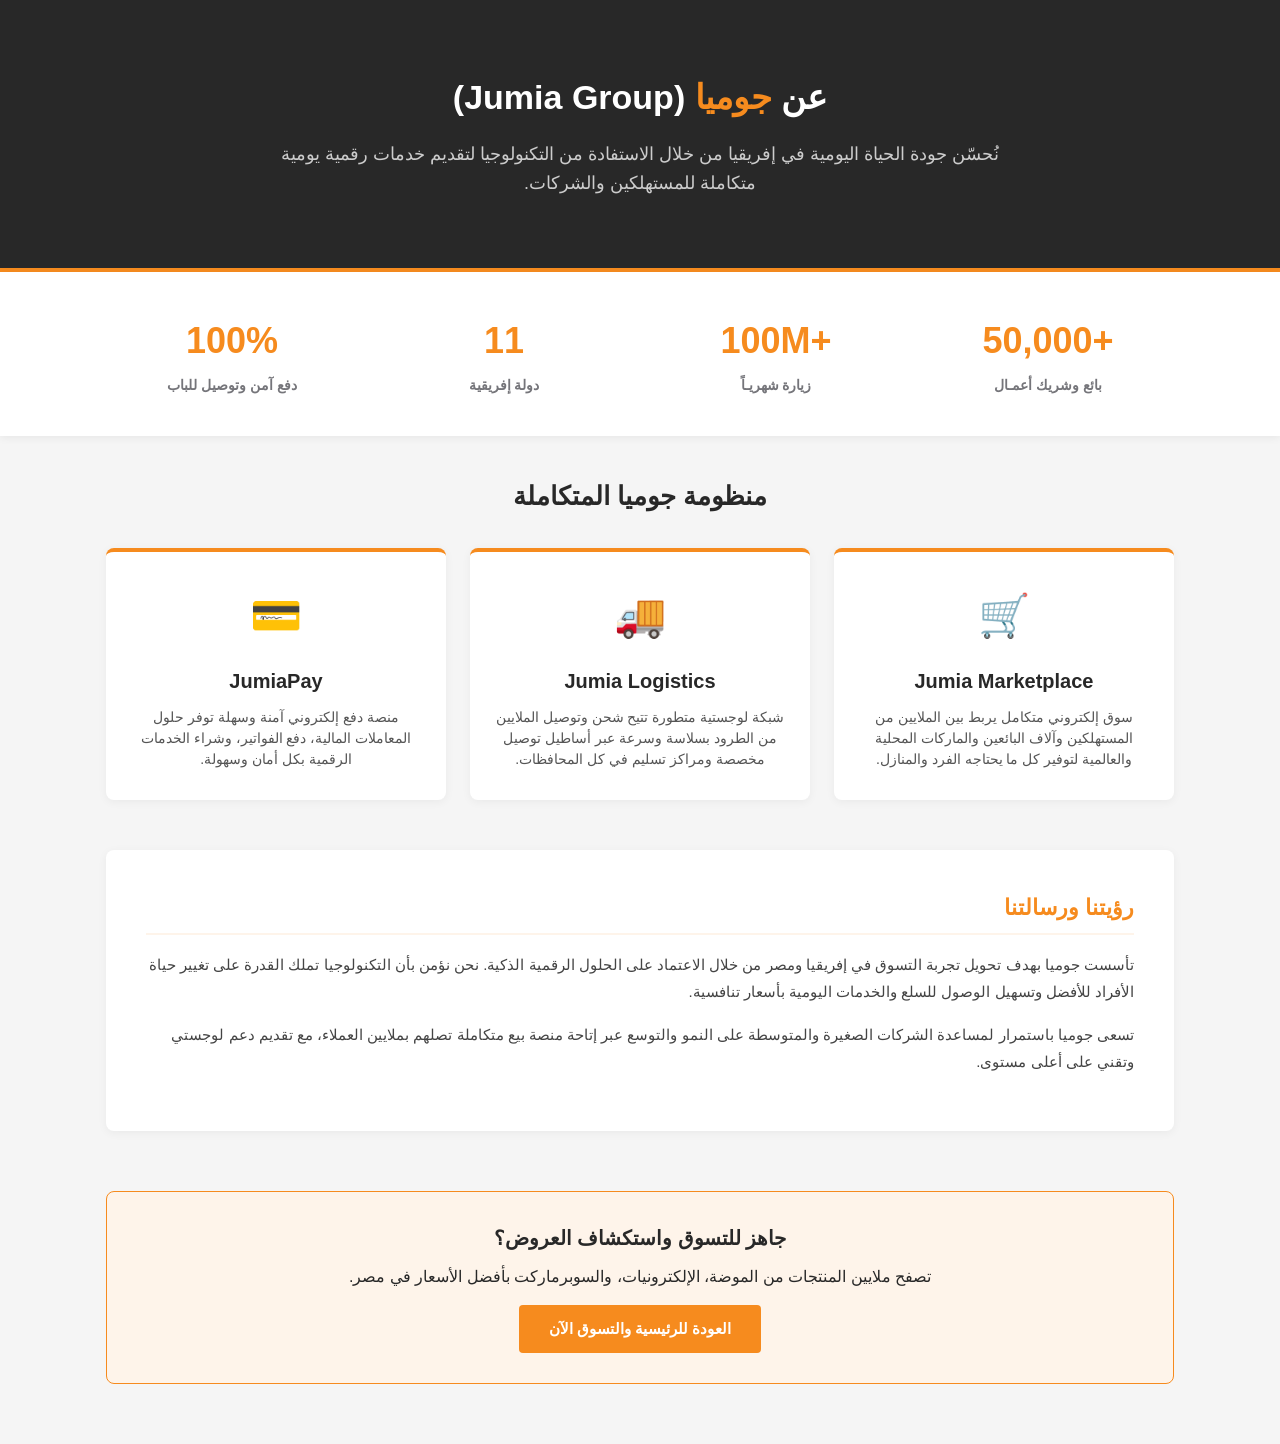
<file: about.html>
<!DOCTYPE html>
<html lang="ar" dir="rtl">
<head>
    <meta charset="UTF-8">
    <meta name="viewport" content="width=device-width, initial-scale=1.0">
    <title>عن جوميا - Jumia Group</title>
    <style>
        * {
            box-sizing: border-box;
            margin: 0;
            padding: 0;
            font-family: Arial, Roboto, sans-serif;
        }

        body {
            background-color: #f5f5f5;
            color: #282828;
            line-height: 1.6;
        }

        a {
            text-decoration: none;
            color: inherit;
        }

        .container {
            max-width: 1100px;
            margin: 0 auto;
            padding: 0 16px;
        }

        /* Top Banner Header */
        .corporate-hero {
            background: #282828;
            color: #ffffff;
            padding: 70px 20px;
            text-align: center;
            border-bottom: 4px solid #f68b1e;
        }

        .corporate-hero h1 {
            font-size: 34px;
            font-weight: 700;
            margin-bottom: 16px;
        }

        .corporate-hero h1 span {
            color: #f68b1e;
        }

        .corporate-hero p {
            font-size: 18px;
            max-width: 750px;
            margin: 0 auto;
            color: #cccccc;
        }

        /* Stats Bar / الأرقام والإحصائيات */
        .stats-section {
            background-color: #ffffff;
            padding: 40px 0;
            box-shadow: 0 2px 8px rgba(0,0,0,0.06);
            margin-bottom: 40px;
        }

        .stats-grid {
            display: grid;
            grid-template-columns: repeat(auto-fit, minmax(200px, 1fr));
            gap: 20px;
            text-align: center;
        }

        .stat-item h2 {
            font-size: 36px;
            color: #f68b1e;
            font-weight: bold;
            margin-bottom: 4px;
        }

        .stat-item p {
            font-size: 14px;
            color: #75757a;
            font-weight: 600;
        }

        /* Ecosystem Section / منظومة جوميا */
        .section-title {
            text-align: center;
            font-size: 26px;
            font-weight: bold;
            color: #282828;
            margin-bottom: 30px;
        }

        .ecosystem-grid {
            display: grid;
            grid-template-columns: repeat(auto-fit, minmax(300px, 1fr));
            gap: 24px;
            margin-bottom: 50px;
        }

        .ecosystem-card {
            background: #ffffff;
            border-radius: 8px;
            padding: 30px 20px;
            text-align: center;
            border-top: 4px solid #f68b1e;
            box-shadow: 0 2px 10px rgba(0,0,0,0.05);
        }

        .ecosystem-card .card-icon {
            font-size: 42px;
            margin-bottom: 16px;
        }

        .ecosystem-card h3 {
            font-size: 20px;
            color: #282828;
            margin-bottom: 10px;
        }

        .ecosystem-card p {
            font-size: 14px;
            color: #555555;
            line-height: 1.5;
        }

        /* Mission & Story Box */
        .story-box {
            background: #ffffff;
            border-radius: 8px;
            padding: 40px;
            box-shadow: 0 2px 10px rgba(0,0,0,0.05);
            margin-bottom: 60px;
        }

        .story-box h2 {
            font-size: 22px;
            color: #f68b1e;
            margin-bottom: 16px;
            border-bottom: 2px solid #fef4ea;
            padding-bottom: 8px;
        }

        .story-box p {
            font-size: 15px;
            color: #444444;
            margin-bottom: 16px;
            line-height: 1.8;
        }

        /* Call to Action */
        .corporate-cta {
            background-color: #fef4ea;
            border: 1px solid #f68b1e;
            border-radius: 8px;
            padding: 30px;
            text-align: center;
            margin-bottom: 60px;
        }

        .corporate-cta h3 {
            font-size: 20px;
            color: #282828;
            margin-bottom: 10px;
        }

        .btn-jumia {
            display: inline-block;
            background-color: #f68b1e;
            color: #ffffff;
            padding: 12px 30px;
            border-radius: 4px;
            font-weight: bold;
            font-size: 15px;
            margin-top: 15px;
            transition: background 0.2s;
        }

        .btn-jumia:hover {
            background-color: #e07e1b;
        }
    </style>
</head>
<body>

    <!-- Hero Section / الهيدر التعريفي الرئيسي -->
    <section class="corporate-hero">
        <div class="container">
            <h1>عن <span>جوميا</span> (Jumia Group)</h1>
            <p>نُحسّن جودة الحياة اليومية في إفريقيا من خلال الاستفادة من التكنولوجيا لتقديم خدمات رقمية يومية متكاملة للمستهلكين والشركات.</p>
        </div>
    </section>

    <!-- Key Statistics / إحصائيات جوميا -->
    <section class="stats-section">
        <div class="container">
            <div class="stats-grid">
                <div class="stat-item">
                    <h2>+50,000</h2>
                    <p>بائع وشريك أعمـال</p>
                </div>
                <div class="stat-item">
                    <h2>+100M</h2>
                    <p>زيارة شهريـاً</p>
                </div>
                <div class="stat-item">
                    <h2>11</h2>
                    <p>دولة إفريقية</p>
                </div>
                <div class="stat-item">
                    <h2>100%</h2>
                    <p>دفع آمن وتوصيل للباب</p>
                </div>
            </div>
        </div>
    </section>

    <!-- Main Content Container -->
    <main class="container">

        <!-- Ecosystem Section / منظومة جوميا -->
        <h2 class="section-title">منظومة جوميا المتكاملة</h2>
        <div class="ecosystem-grid">
            
            <div class="ecosystem-card">
                <div class="card-icon">🛒</div>
                <h3>Jumia Marketplace</h3>
                <p>سوق إلكتروني متكامل يربط بين الملايين من المستهلكين وآلاف البائعين والماركات المحلية والعالمية لتوفير كل ما يحتاجه الفرد والمنازل.</p>
            </div>

            <div class="ecosystem-card">
                <div class="card-icon">🚚</div>
                <h3>Jumia Logistics</h3>
                <p>شبكة لوجستية متطورة تتيح شحن وتوصيل الملايين من الطرود بسلاسة وسرعة عبر أساطيل توصيل مخصصة ومراكز تسليم في كل المحافظات.</p>
            </div>

            <div class="ecosystem-card">
                <div class="card-icon">💳</div>
                <h3>JumiaPay</h3>
                <p>منصة دفع إلكتروني آمنة وسهلة توفر حلول المعاملات المالية، دفع الفواتير، وشراء الخدمات الرقمية بكل أمان وسهولة.</p>
            </div>

        </div>

        <!-- Story & Mission / قصة جوميا ورسالتها -->
        <article class="story-box">
            <h2>رؤيتنا ورسالتنا</h2>
            <p>
                تأسست جوميا بهدف تحويل تجربة التسوق في إفريقيا ومصر من خلال الاعتماد على الحلول الرقمية الذكية. نحن نؤمن بأن التكنولوجيا تملك القدرة على تغيير حياة الأفراد للأفضل وتسهيل الوصول للسلع والخدمات اليومية بأسعار تنافسية.
            </p>
            <p>
                تسعى جوميا باستمرار لمساعدة الشركات الصغيرة والمتوسطة على النمو والتوسع عبر إتاحة منصة بيع متكاملة تصلهم بملايين العملاء، مع تقديم دعم لوجستي وتقني على أعلى مستوى.
            </p>
        </article>

        <!-- CTA Box -->
        <div class="corporate-cta">
            <h3>جاهز للتسوق واستكشاف العروض؟</h3>
            <p>تصفح ملايين المنتجات من الموضة، الإلكترونيات، والسوبرماركت بأفضل الأسعار في مصر.</p>
            <a href="index.html" class="btn-jumia">العودة للرئيسية والتسوق الآن</a>
        </div>

    </main>

</body>
</html>
</file>
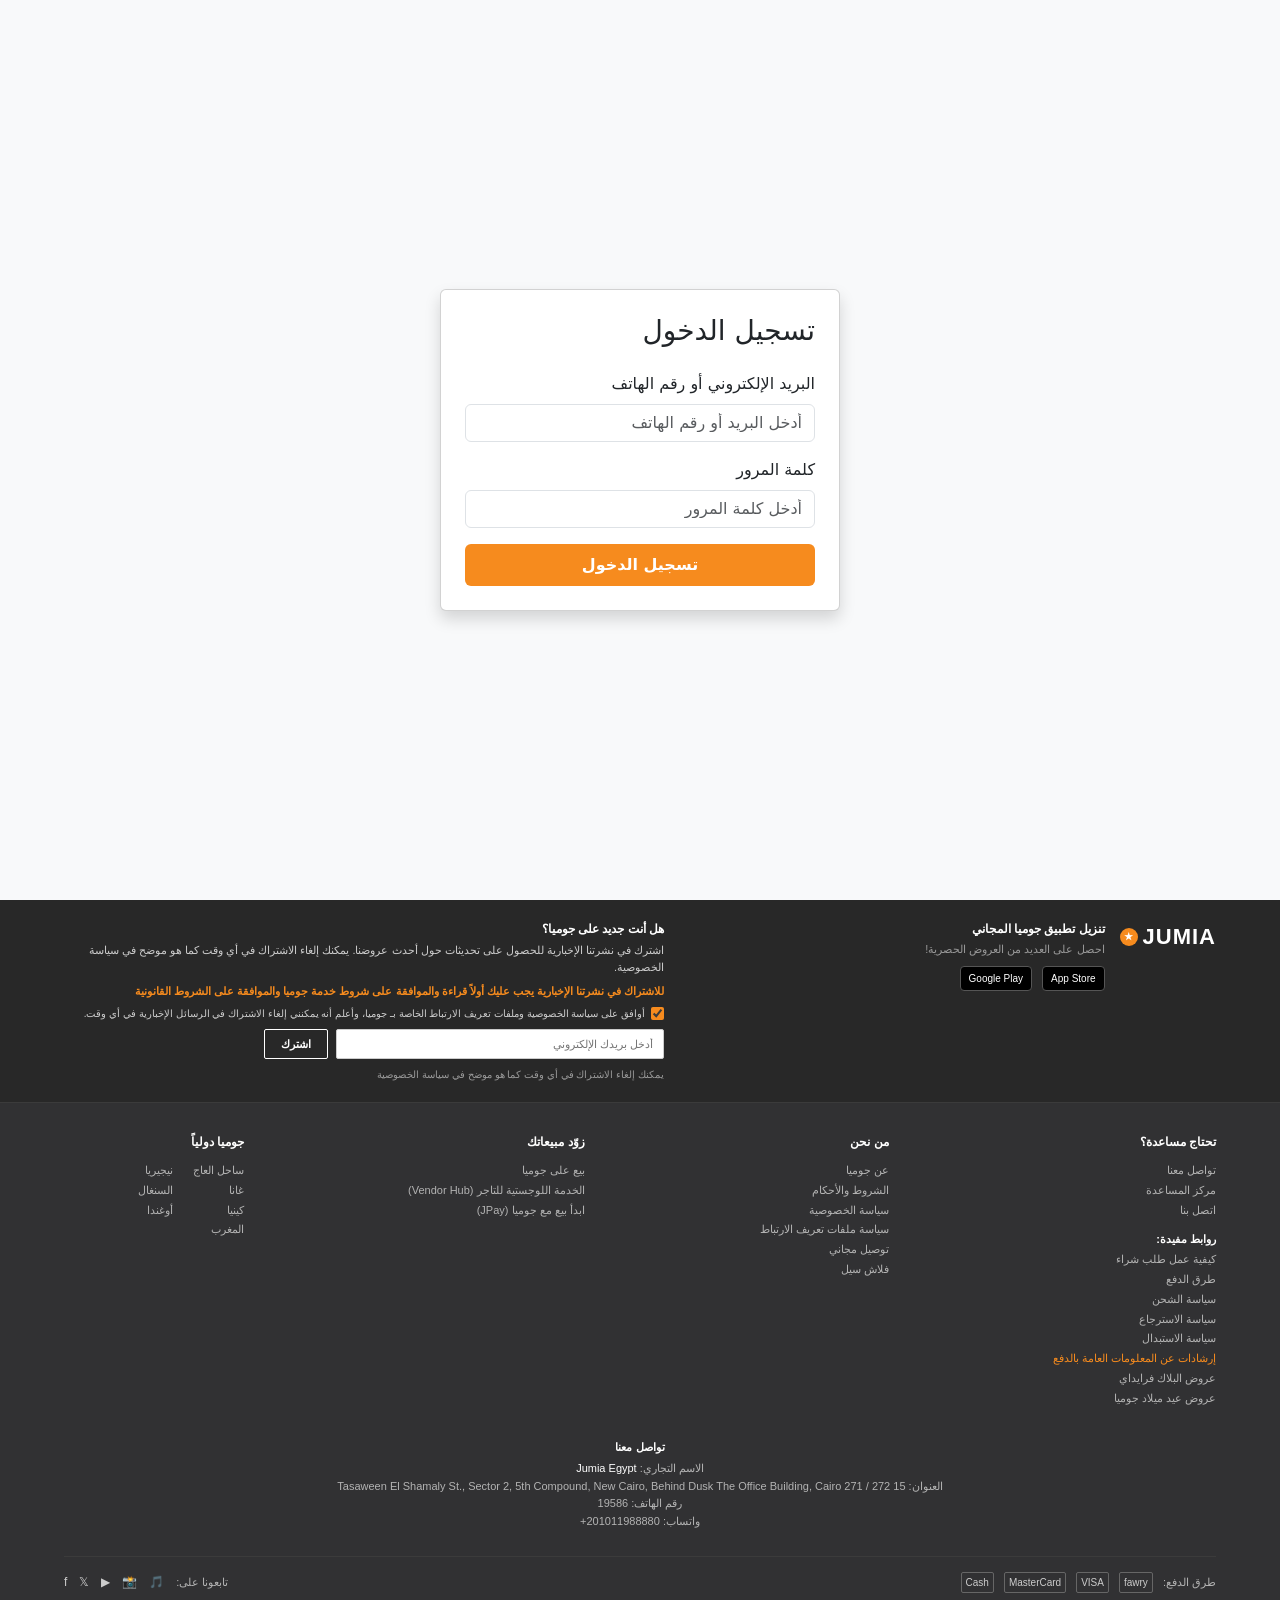
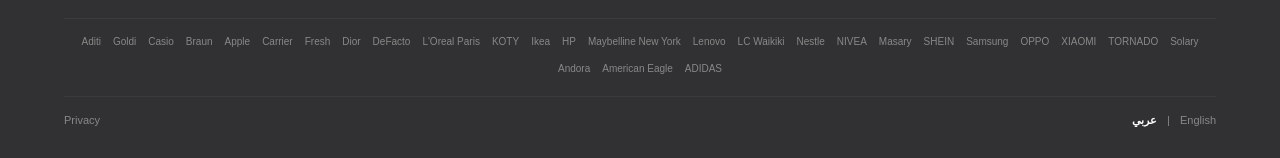
<file: login.html>
<!DOCTYPE html>
<html lang="ar" dir="rtl">
<head>
    <meta charset="UTF-8">
    <meta name="viewport" content="width=device-width, initial-scale=1.0">
    <title>تسجيل الدخول - Jumia</title>
    <!-- Bootstrap CSS -->
    <link href="https://cdn.jsdelivr.net/npm/bootstrap@5.3.2/dist/css/bootstrap.min.css" rel="stylesheet">
    <link rel="stylesheet" href="index.css">
</head>
<body class="bg-light">

    <div class="container d-flex justify-content-center align-items-center vh-100">
        <div class="card shadow p-4 w-100" style="max-width: 400px;">
            <h3 class="mb-4 text-dark text-end">تسجيل الدخول</h3>
            <form>
                <div class="mb-3 text-end">
                    <label for="email" class="form-label">البريد الإلكتروني أو رقم الهاتف</label>
                    <input type="text" class="form-control" id="email" required placeholder="أدخل البريد أو رقم الهاتف">
                </div>
                <div class="mb-3 text-end">
                    <label for="password" class="form-label">كلمة المرور</label>
                    <input type="password" class="form-control" id="password" required placeholder="أدخل كلمة المرور">
                </div>
                <button type="submit" class="btn text-white w-100 py-2 fw-bold" style="background-color: #f68b1e;">تسجيل الدخول</button>
            </form>
        </div>
    </div>

    <!-- Bootstrap JS -->
    <script src="https://cdn.jsdelivr.net/npm/bootstrap@5.3.2/dist/js/bootstrap.bundle.min.js"></script>

    <!-- ==================== Jumia Footer Section (Full Width) ==================== -->
<footer style="direction: rtl !important; background-color: #313133; color: #ffffff; font-family: sans-serif; font-size: 12px; line-height: 1.5; width: 100vw; margin-right: calc(-50vw + 50%); margin-left: calc(-50vw + 50%);">

    <!-- 1. Section Top (Newsletter & App Section) -->
    <div style="background-color: #282828; padding: 20px 5%; border-bottom: 1px solid #3b3b3b; width: 100%; box-sizing: border-box;">
        <div style="width: 100%; display: flex; flex-wrap: wrap; justify-content: space-between; align-items: flex-start; gap: 20px;">
            
            <!-- Right / Logo & App Download -->
            <div style="display: flex; align-items: flex-start; gap: 15px;">
                <div style="display: flex; align-items: center; gap: 5px;">
                    <span style="font-size: 22px; font-weight: bold; letter-spacing: 1px; color: #ffffff;">JUMIA</span>
                    <span style="background-color: #f68b1e; color: #ffffff; border-radius: 50%; width: 18px; height: 18px; display: inline-flex; align-items: center; justify-content: center; font-size: 10px; font-weight: bold;">★</span>
                </div>
                <div>
                    <div style="font-weight: bold; font-size: 12px; margin-bottom: 3px;">تنزيل تطبيق جوميا المجاني</div>
                    <div style="color: #999999; font-size: 11px; margin-bottom: 8px;">احصل على العديد من العروض الحصرية!</div>
                    <div style="display: flex; gap: 10px;">
                        <a href="#" style="background: #000; color: #fff; text-decoration: none; padding: 4px 8px; border-radius: 4px; font-size: 10px; border: 1px solid #555;">App Store</a>
                        <a href="#" style="background: #000; color: #fff; text-decoration: none; padding: 4px 8px; border-radius: 4px; font-size: 10px; border: 1px solid #555;">Google Play</a>
                    </div>
                </div>
            </div>

            <!-- Left / Subscription Form -->
            <div style="max-width: 600px; flex: 1;">
                <div style="font-weight: bold; font-size: 12px; margin-bottom: 4px;">هل أنت جديد على جوميا؟</div>
                <div style="color: #cccccc; font-size: 11px; margin-bottom: 8px;">
                    اشترك في نشرتنا الإخبارية للحصول على تحديثات حول أحدث عروضنا. يمكنك إلغاء الاشتراك في أي وقت كما هو موضح في سياسة الخصوصية.
                </div>
                
                <div style="color: #f68b1e; font-size: 11px; font-weight: bold; margin-bottom: 6px;">
                    للاشتراك في نشرتنا الإخبارية يجب عليك أولاً قراءة والموافقة على شروط خدمة جوميا والموافقة على الشروط القانونية
                </div>

                <form style="display: flex; flex-direction: column; gap: 8px;">
                    <div style="display: flex; align-items: center; gap: 6px;">
                        <input type="checkbox" id="agree_terms" checked style="accent-color: #f68b1e;">
                        <label for="agree_terms" style="color: #cccccc; font-size: 10px;">
                            أوافق على سياسة الخصوصية وملفات تعريف الارتباط الخاصة بـ جوميا، وأعلم أنه يمكنني إلغاء الاشتراك في الرسائل الإخبارية في أي وقت.
                        </label>
                    </div>

                    <div style="display: flex; gap: 8px; width: 100%; max-width: 400px;">
                        <input type="email" placeholder="أدخل بريدك الإلكتروني" style="flex: 1; padding: 6px 10px; border: 1px solid #ccc; border-radius: 2px; font-size: 11px; outline: none; background: #fff; color: #333;">
                        <button type="submit" style="background: transparent; color: #fff; border: 1px solid #fff; padding: 6px 16px; border-radius: 2px; font-size: 11px; cursor: pointer; font-weight: bold;">اشترك</button>
                    </div>
                </form>

                <div style="color: #999999; font-size: 10px; margin-top: 8px;">
                    يمكنك إلغاء الاشتراك في أي وقت كما هو موضح في سياسة الخصوصية
                </div>
            </div>

        </div>
    </div>

    <!-- 2. Main Links Columns Section -->
    <div style="padding: 30px 5%; width: 100%; box-sizing: border-box;">
        <div style="display: flex; flex-wrap: wrap; justify-content: space-between; gap: 20px; text-align: right;">
            
            <!-- العمود 1: تحتاج مساعدة؟ -->
            <div style="min-width: 160px;">
                <div style="font-weight: bold; margin-bottom: 10px; font-size: 12px; color: #ffffff;">تحتاج مساعدة؟</div>
                <ul style="list-style: none; padding: 0; margin: 0; color: #b3b3b3; font-size: 11px; line-height: 1.8;">
                    <li><a href="#" style="color: inherit; text-decoration: none;">تواصل معنا</a></li>
                    <li><a href="#" style="color: inherit; text-decoration: none;">مركز المساعدة</a></li>
                    <li><a href="#" style="color: inherit; text-decoration: none;">اتصل بنا</a></li>
                    <li style="margin-top: 10px; font-weight: bold; color: #ffffff;">روابط مفيدة:</li>
                    <li><a href="#" style="color: inherit; text-decoration: none;">كيفية عمل طلب شراء</a></li>
                    <li><a href="#" style="color: inherit; text-decoration: none;">طرق الدفع</a></li>
                    <li><a href="#" style="color: inherit; text-decoration: none;">سياسة الشحن</a></li>
                    <li><a href="#" style="color: inherit; text-decoration: none;">سياسة الاسترجاع</a></li>
                    <li><a href="#" style="color: inherit; text-decoration: none;">سياسة الاستبدال</a></li>
                    <li><a href="#" style="color: #f68b1e; text-decoration: none;">إرشادات عن المعلومات العامة بالدفع</a></li>
                    <li><a href="#" style="color: inherit; text-decoration: none;">عروض البلاك فرايداي</a></li>
                    <li><a href="#" style="color: inherit; text-decoration: none;">عروض عيد ميلاد جوميا</a></li>
                </ul>
            </div>

            <!-- العمود 2: من نحن -->
            <div style="min-width: 140px;">
                <div style="font-weight: bold; margin-bottom: 10px; font-size: 12px; color: #ffffff;">من نحن</div>
                <ul style="list-style: none; padding: 0; margin: 0; color: #b3b3b3; font-size: 11px; line-height: 1.8;">
                   <li><a href="about.html" style="color: inherit; text-decoration: none;">عن جوميا</a></li>
                    <li><a href="#" style="color: inherit; text-decoration: none;">الشروط والأحكام</a></li>
                    <li><a href="#" style="color: inherit; text-decoration: none;">سياسة الخصوصية</a></li>
                    <li><a href="#" style="color: inherit; text-decoration: none;">سياسة ملفات تعريف الارتباط</a></li>
                    <li><a href="#" style="color: inherit; text-decoration: none;">توصيل مجاني</a></li>
                    <li><a href="#" style="color: inherit; text-decoration: none;">فلاش سيل</a></li>
                </ul>
            </div>

            <!-- العمود 3: زوّد مبيعاتك -->
            <div style="min-width: 160px;">
                <div style="font-weight: bold; margin-bottom: 10px; font-size: 12px; color: #ffffff;">زوّد مبيعاتك</div>
                <ul style="list-style: none; padding: 0; margin: 0; color: #b3b3b3; font-size: 11px; line-height: 1.8;">
                    <li><a href="#" style="color: inherit; text-decoration: none;">بيع على جوميا</a></li>
                    <li><a href="#" style="color: inherit; text-decoration: none;">الخدمة اللوجستية للتاجر (Vendor Hub)</a></li>
                    <li><a href="#" style="color: inherit; text-decoration: none;">ابدأ بيع مع جوميا (JPay)</a></li>
                </ul>
            </div>

            <!-- العمود 4: جوميا دولياً -->
            <div style="min-width: 180px;">
                <div style="font-weight: bold; margin-bottom: 10px; font-size: 12px; color: #ffffff;">جوميا دولياً</div>
                <div style="display: flex; gap: 20px;">
                    <ul style="list-style: none; padding: 0; margin: 0; color: #b3b3b3; font-size: 11px; line-height: 1.8;">
                        <li><a href="#" style="color: inherit; text-decoration: none;">ساحل العاج</a></li>
                        <li><a href="#" style="color: inherit; text-decoration: none;">غانا</a></li>
                        <li><a href="#" style="color: inherit; text-decoration: none;">كينيا</a></li>
                        <li><a href="#" style="color: inherit; text-decoration: none;">المغرب</a></li>
                    </ul>
                    <ul style="list-style: none; padding: 0; margin: 0; color: #b3b3b3; font-size: 11px; line-height: 1.8;">
                        <li><a href="#" style="color: inherit; text-decoration: none;">نيجيريا</a></li>
                        <li><a href="#" style="color: inherit; text-decoration: none;">السنغال</a></li>
                        <li><a href="#" style="color: inherit; text-decoration: none;">أوغندا</a></li>
                    </ul>
                </div>
            </div>

        </div>

        <!-- 3. Contact Info Section -->
        <div style="margin-top: 30px; text-align: center; color: #b3b3b3; font-size: 11px; line-height: 1.6;">
            <div style="font-weight: bold; color: #ffffff; margin-bottom: 4px;">تواصل معنا</div>
            <div>الاسم التجاري: <span style="color: #ffffff;">Jumia Egypt</span></div>
            <div>العنوان: 15 Tasaween El Shamaly St., Sector 2, 5th Compound, New Cairo, Behind Dusk The Office Building, Cairo 271 / 272</div>
            <div>رقم الهاتف: 19586</div>
            <div>واتساب: 201011988880+</div>
        </div>

        <!-- 4. Payment & Social Media Section -->
        <div style="margin-top: 25px; display: flex; flex-wrap: wrap; justify-content: space-between; align-items: center; border-top: 1px solid #3b3b3b; padding-top: 15px; gap: 15px;">
            <div style="display: flex; align-items: center; gap: 10px;">
                <span style="color: #b3b3b3; font-size: 11px;">طرق الدفع:</span>
                <span style="font-size: 10px; color: #ccc; border: 1px solid #666; padding: 2px 4px; border-radius: 2px;">fawry</span>
                <span style="font-size: 10px; color: #ccc; border: 1px solid #666; padding: 2px 4px; border-radius: 2px;">VISA</span>
                <span style="font-size: 10px; color: #ccc; border: 1px solid #666; padding: 2px 4px; border-radius: 2px;">MasterCard</span>
                <span style="font-size: 10px; color: #ccc; border: 1px solid #666; padding: 2px 4px; border-radius: 2px;">Cash</span>
            </div>
            <div style="display: flex; align-items: center; gap: 12px;">
                <span style="color: #b3b3b3; font-size: 11px;">تابعونا على:</span>
                <a href="#" style="color: #ccc; text-decoration: none;">🎵</a>
                <a href="#" style="color: #ccc; text-decoration: none;">📸</a>
                <a href="#" style="color: #ccc; text-decoration: none;">▶</a>
                <a href="#" style="color: #ccc; text-decoration: none;">𝕏</a>
                <a href="#" style="color: #ccc; text-decoration: none;">f</a>
            </div>
        </div>

        <!-- 5. Brands List -->
        <div style="margin-top: 25px; border-top: 1px solid #3b3b3b; padding-top: 15px; display: flex; flex-wrap: wrap; justify-content: center; gap: 12px; color: #888888; font-size: 10px;">
            <span>Solary</span>
            <span>TORNADO</span>
            <span>XIAOMI</span>
            <span>OPPO</span>
            <span>Samsung</span>
            <span>SHEIN</span>
            <span>Masary</span>
            <span>NIVEA</span>
            <span>Nestle</span>
            <span>LC Waikiki</span>
            <span>Lenovo</span>
            <span>Maybelline New York</span>
            <span>HP</span>
            <span>Ikea</span>
            <span>KOTY</span>
            <span>L'Oreal Paris</span>
            <span>DeFacto</span>
            <span>Dior</span>
            <span>Fresh</span>
            <span>Carrier</span>
            <span>Apple</span>
            <span>Braun</span>
            <span>Casio</span>
            <span>Goldi</span>
            <span>Aditi</span>
            <span>ADIDAS</span>
            <span>American Eagle</span>
            <span>Andora</span>
        </div>

        <!-- 6. Bottom Copyright & Language Selection -->
        <div style="margin-top: 20px; border-top: 1px solid #3b3b3b; padding-top: 15px; display: flex; justify-content: space-between; align-items: center; font-size: 11px; color: #888888;">
            <div style="display: flex; gap: 10px; align-items: center;">
                <a href="#" style="color: #888888; text-decoration: none;">English</a>
                <span>|</span>
                <a href="#" style="color: #ffffff; font-weight: bold; text-decoration: none;">عربي</a>
            </div>
            <div>
                <a href="#" style="color: #888888; text-decoration: none;">Privacy</a>
            </div>
        </div>

    </div>

</footer>
</body>

</html>
</file>
<file: index.css>
/* إعدادات وتخصيصات Bootstrap لجوميا */
body {
    background-color: #f5f5f5;
    font-family: system-ui, -apple-system, "Segoe UI", Roboto, "Helvetica Neue", Arial, sans-serif;
}

/* 1. البانر العلوي sticky ممتد بعرض الشاشة */
.top-sticky-banner {
    background-color: #f68b1e;
}

.top-sticky-banner img {
    max-height: 60px;
    object-fit: cover;
}

/* 2. زر البحث ولون جوميا البرتقالي المميز */
.btn-jumia {
    background-color: #f68b1e;
    color: #ffffff;
    border-color: #f68b1e;
}

.btn-jumia:hover {
    background-color: #e07b16;
    color: #ffffff;
}

.input-group .form-control:focus {
    border-color: #f68b1e;
}

/* 2.1 شريط الأقسام والـ Mega Menu */
.categories-nav {
    font-size: 13px;
}

.category-list .nav-link {
    padding: 6px 10px;
    transition: color 0.2s ease-in-out;
}

.category-list .nav-link:hover {
    color: #f68b1e !important;
}

.fs-7 {
    font-size: 0.85rem;
}

.fs-8 {
    font-size: 0.75rem;
}

/* Mega Menu Dropdown Styling */
.has-megamenu {
    position: static !important;
}

.megamenu-dropdown {
    display: none;
    position: absolute;
    top: 100%;
    left: 0;
    right: 0;
    width: 100%;
    background-color: #ffffff;
    z-index: 1050;
    border-top: 2px solid #f68b1e;
}

/* إظهار الميجا منيو عند الوقوف بالماوس */
.has-megamenu:hover .megamenu-dropdown {
    display: block;
}

.megamenu-col h6 {
    font-size: 14px;
    margin-bottom: 10px;
}

.megamenu-col ul li {
    margin-bottom: 6px;
}

.megamenu-col ul li a {
    text-decoration: none;
    color: #555555;
    font-size: 12px;
    transition: color 0.2s ease;
}

.megamenu-col ul li a:hover {
    color: #f68b1e;
    padding-right: 3px;
}

/* 3. ارتفاع السلايدر الرئيسي */
.hero-slider {
    height: 380px;
}

/* تخصيص نقاط السلايدر (Indicators) */
.carousel-indicators [data-bs-target] {
    width: 10px;
    height: 10px;
    border-radius: 50%;
    background-color: #ffffff;
    opacity: 0.7;
}

.carousel-indicators .active {
    background-color: #f68b1e;
    opacity: 1;
    transform: scale(1.2);
}

/* 4. شريط الخدمات الأيقونات */
.border-orange-top {
    border-top: 3px solid #f68b1e;
}

.feature-card-item {
    transition: transform 0.2s ease, box-shadow 0.2s ease;
}

.feature-card-item:hover {
    transform: translateY(-4px);
    background-color: #fbfbfb;
}

.feature-card-item img {
    max-height: 80px;
    object-fit: contain;
}

/* 5. قسم آخر منتجات شوفتها */
.recent-products-section {
    background-color: #535357;
}

.product-card {
    transition: transform 0.2s ease;
}

.product-card:hover {
    transform: scale(1.03);
}

.product-img {
    height: 130px;
    object-fit: contain;
}
</file>
